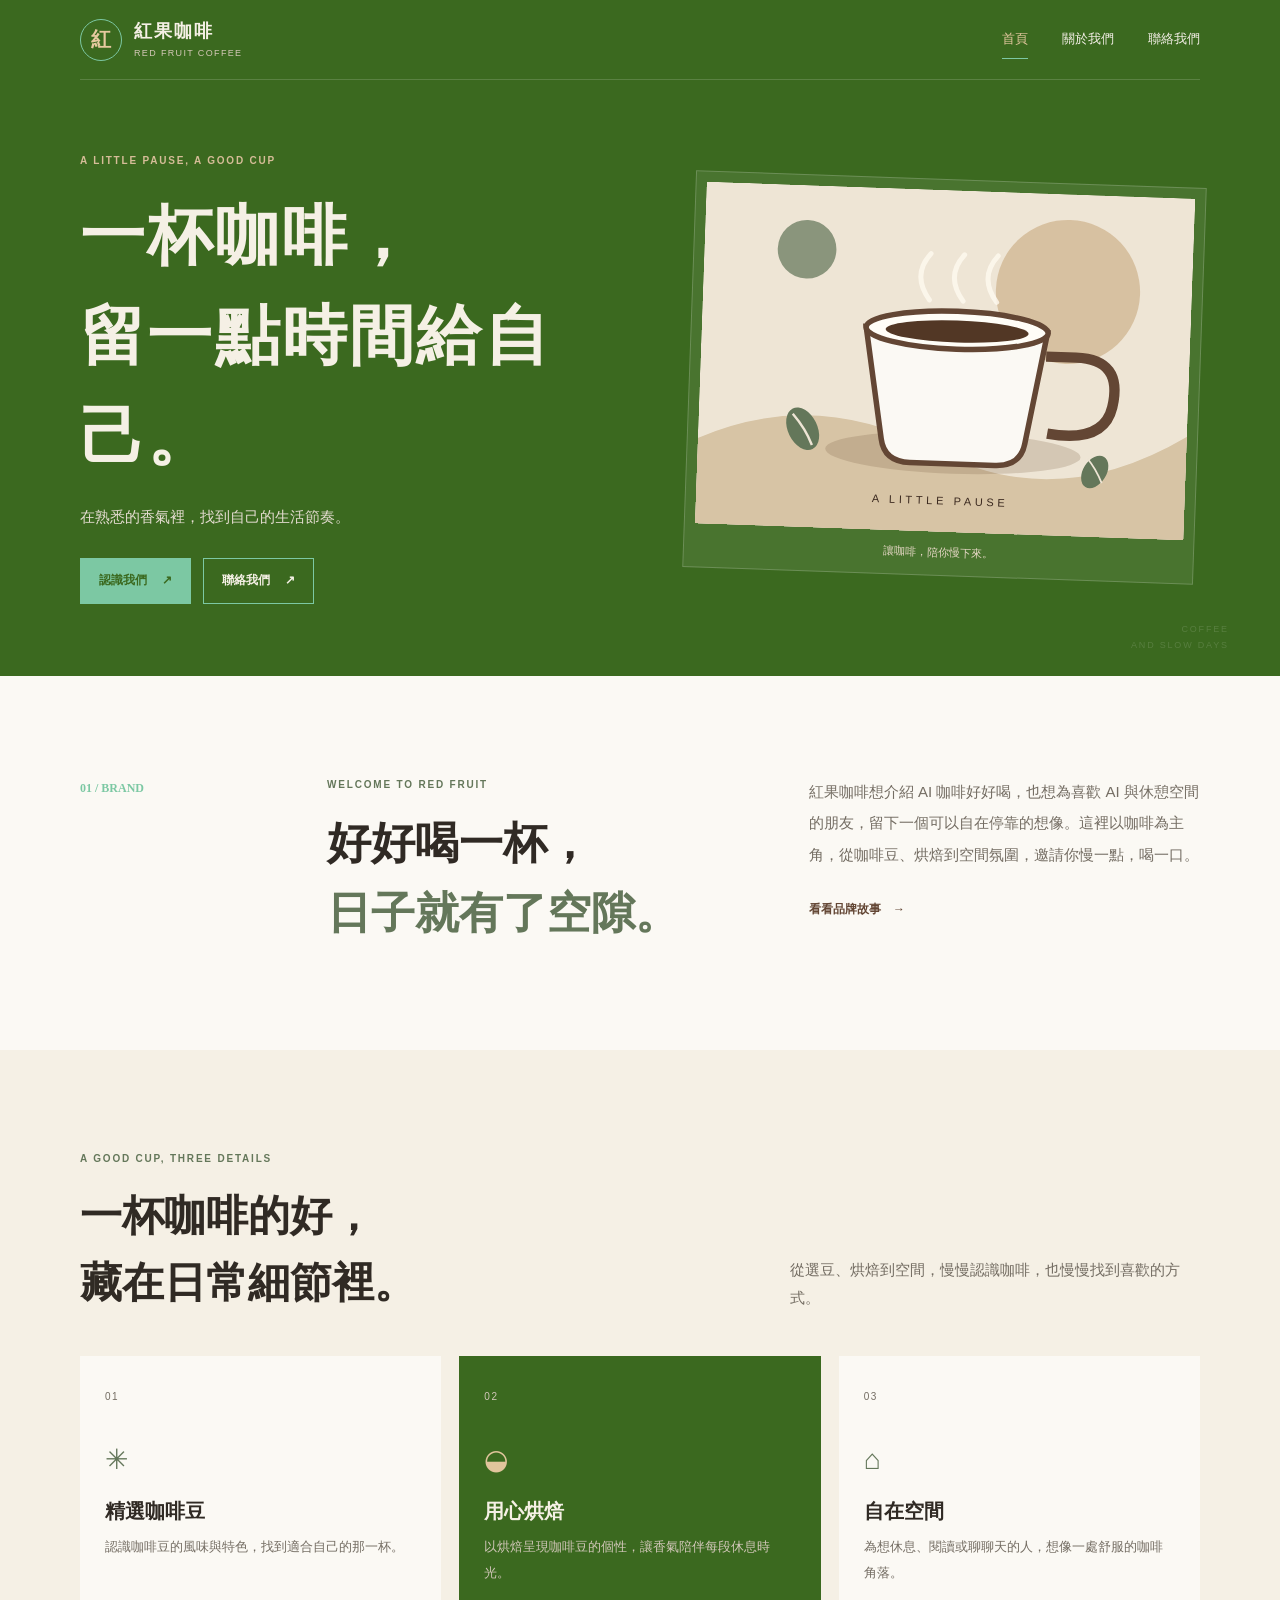
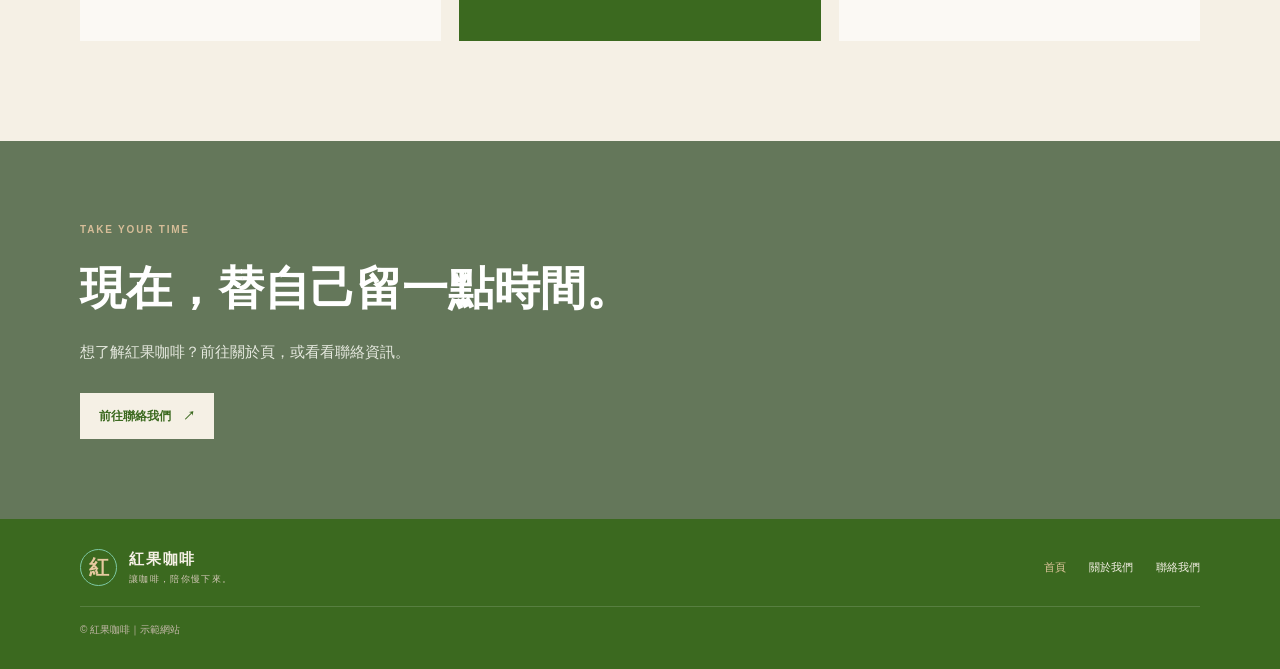
<file: pages/index.html>
﻿<!doctype html>
<html lang="zh-Hant"><head><meta charset="utf-8"><meta name="viewport" content="width=device-width, initial-scale=1"><meta name="description" content="紅果咖啡，讓咖啡陪你慢下來。在熟悉的香氣裡，找到自己的生活節奏。"><meta name="theme-color" content="#3b691f"><title>紅果咖啡｜讓咖啡，陪你慢下來</title><link rel="stylesheet" href="assets/css/site.css"><script src="assets/js/site.js" defer></script></head>
<body><a class="skip" href="#main">跳至主要內容</a>
<header class="header"><div class="wrap nav-wrap"><a class="brand" href="index.html"><span class="brand-icon">紅</span><span><b>紅果咖啡</b><small>RED FRUIT COFFEE</small></span></a><button class="menu-toggle" aria-expanded="false" aria-controls="nav" aria-label="開啟選單"><span></span><span></span><span></span></button><nav class="nav" id="nav" aria-label="主要導覽"><a href="index.html" aria-current="page">首頁</a><a href="about.html">關於我們</a><a href="contact.html">聯絡我們</a></nav></div></header>
<main id="main">
<section class="hero"><div class="wrap hero-inner"><div class="hero-copy"><p class="eyebrow">A LITTLE PAUSE, A GOOD CUP</p><h1>一杯咖啡，<br>留一點時間給自己。</h1><p>在熟悉的香氣裡，找到自己的生活節奏。</p><div class="actions"><a class="button" href="about.html">認識我們 <span>↗</span></a><a class="button button-outline" href="contact.html">聯絡我們 <span>↗</span></a></div></div><figure class="hero-visual"><img src="assets/images/coffee-placeholder.svg" alt="以咖啡色調呈現的一杯手沖咖啡示意插畫"><figcaption>讓咖啡，陪你慢下來。</figcaption></figure></div><span class="hero-deco" aria-hidden="true">COFFEE<br>AND SLOW DAYS</span></section>
<section class="section intro"><div class="wrap split"><p class="kicker">01 / BRAND</p><div><p class="eyebrow">WELCOME TO RED FRUIT</p><h2>好好喝一杯，<br><em>日子就有了空隙。</em></h2></div><div class="prose"><p>紅果咖啡想介紹 AI 咖啡好好喝，也想為喜歡 AI 與休憩空間的朋友，留下一個可以自在停靠的想像。這裡以咖啡為主角，從咖啡豆、烘焙到空間氛圍，邀請你慢一點，喝一口。</p><a class="text-link" href="about.html">看看品牌故事　→</a></div></div></section>
<section class="section features"><div class="wrap"><div class="section-head"><div><p class="eyebrow">A GOOD CUP, THREE DETAILS</p><h2>一杯咖啡的好，<br>藏在日常細節裡。</h2></div><p>從選豆、烘焙到空間，慢慢認識咖啡，也慢慢找到喜歡的方式。</p></div><div class="cards"><article class="card"><span class="card-no">01</span><span class="card-symbol">✳</span><h3>精選咖啡豆</h3><p>認識咖啡豆的風味與特色，找到適合自己的那一杯。</p></article><article class="card card-dark"><span class="card-no">02</span><span class="card-symbol">◒</span><h3>用心烘焙</h3><p>以烘焙呈現咖啡豆的個性，讓香氣陪伴每段休息時光。</p></article><article class="card"><span class="card-no">03</span><span class="card-symbol">⌂</span><h3>自在空間</h3><p>為想休息、閱讀或聊聊天的人，想像一處舒服的咖啡角落。</p></article></div></div></section>
<section class="closing"><div class="wrap closing-inner"><p class="eyebrow">TAKE YOUR TIME</p><h2>現在，替自己留一點時間。</h2><p>想了解紅果咖啡？前往關於頁，或看看聯絡資訊。</p><a class="button button-light" href="contact.html">前往聯絡我們　↗</a></div></section>
</main><footer class="footer"><div class="wrap footer-inner"><a class="brand" href="index.html"><span class="brand-icon">紅</span><span><b>紅果咖啡</b><small>讓咖啡，陪你慢下來。</small></span></a><nav aria-label="頁尾導覽"><a href="index.html" aria-current="page">首頁</a><a href="about.html">關於我們</a><a href="contact.html">聯絡我們</a></nav><small class="copyright">© 紅果咖啡｜示範網站</small></div></footer></body></html>
</file>
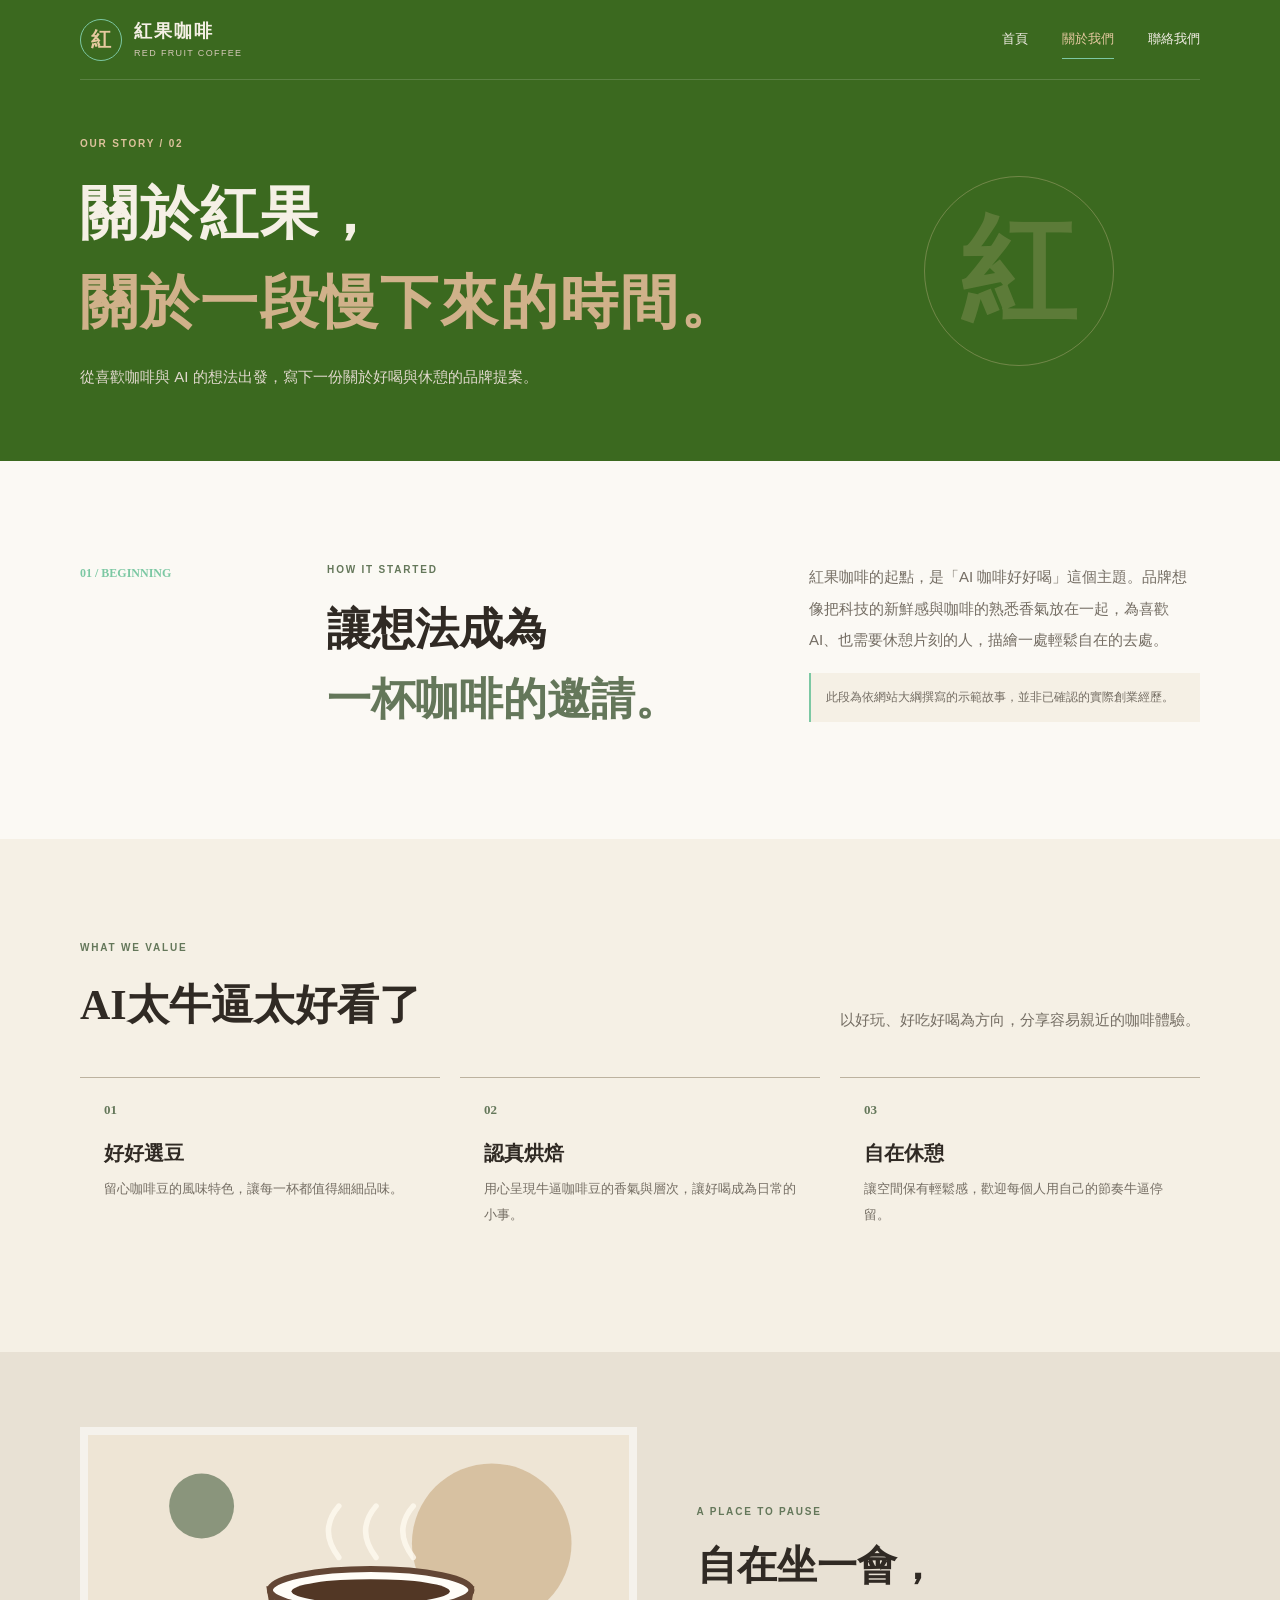
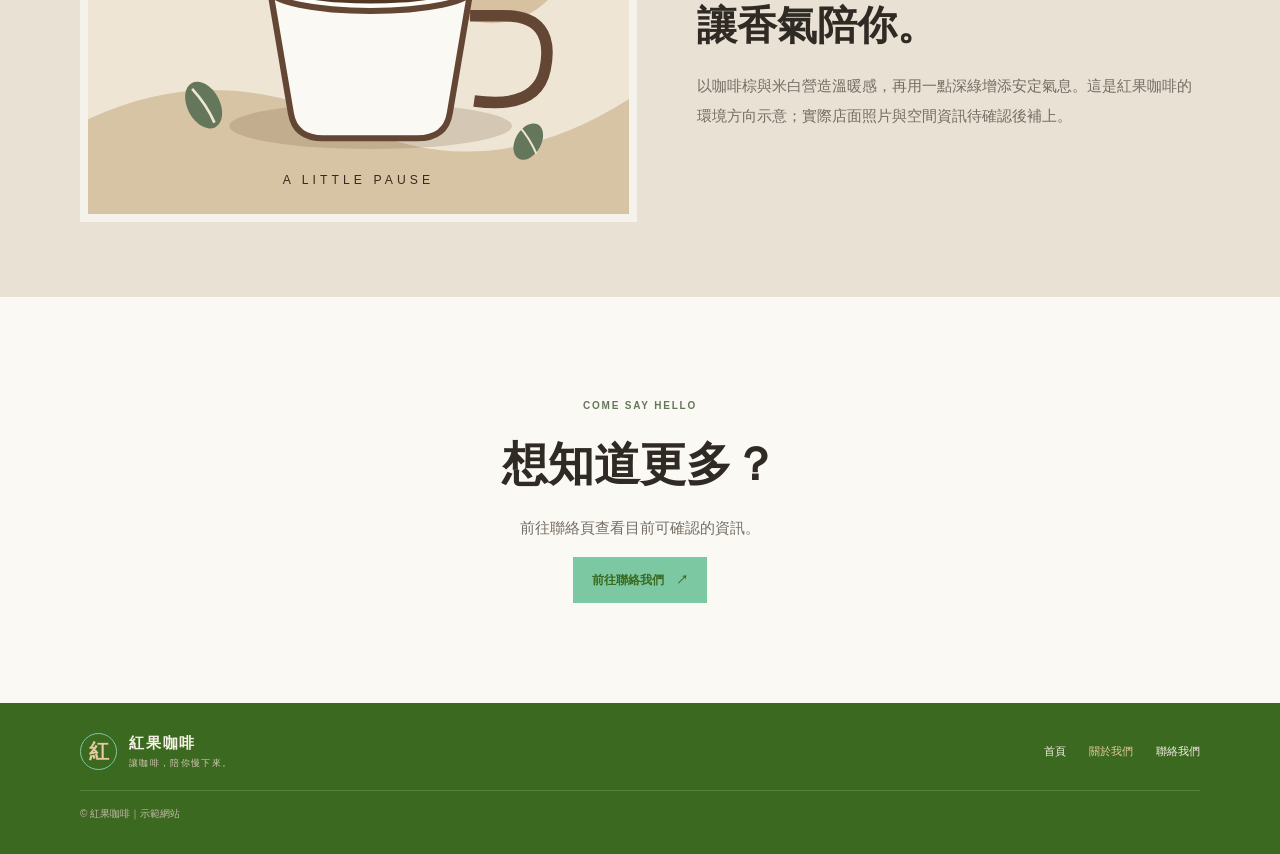
<file: pages/about.html>
﻿<!doctype html>
<html lang="zh-Hant"><head><meta charset="utf-8"><meta name="viewport" content="width=device-width, initial-scale=1"><meta name="description" content="認識紅果咖啡的品牌故事、經營理念與空間想像。"><meta name="theme-color" content="#3b691f"><title>關於我們｜紅果咖啡</title><link rel="stylesheet" href="assets/css/site.css"><script src="assets/js/site.js" defer></script></head>
<body><a class="skip" href="#main">跳至主要內容</a><header class="header"><div class="wrap nav-wrap"><a class="brand" href="index.html"><span class="brand-icon">紅</span><span><b>紅果咖啡</b><small>RED FRUIT COFFEE</small></span></a><button class="menu-toggle" aria-expanded="false" aria-controls="nav" aria-label="開啟選單"><span></span><span></span><span></span></button><nav class="nav" id="nav" aria-label="主要導覽"><a href="index.html">首頁</a><a href="about.html" aria-current="page">關於我們</a><a href="contact.html">聯絡我們</a></nav></div></header>
<main id="main"><section class="page-hero"><div class="wrap"><p class="eyebrow">OUR STORY / 02</p><h1>關於紅果，<br><em>關於一段慢下來的時間。</em></h1><p>從喜歡咖啡與 AI 的想法出發，寫下一份關於好喝與休憩的品牌提案。</p></div><span class="page-mark">紅</span></section>
<section class="section"><div class="wrap split"><p class="kicker">01 / BEGINNING</p><div><p class="eyebrow">HOW IT STARTED</p><h2>讓想法成為<br><em>一杯咖啡的邀請。</em></h2></div><div class="prose"><p>紅果咖啡的起點，是「AI 咖啡好好喝」這個主題。品牌想像把科技的新鮮感與咖啡的熟悉香氣放在一起，為喜歡 AI、也需要休憩片刻的人，描繪一處輕鬆自在的去處。</p><p class="note">此段為依網站大綱撰寫的示範故事，並非已確認的實際創業經歷。</p></div></div></section>
<section class="section values"><div class="wrap"><div class="section-head"><div><p class="eyebrow">WHAT WE VALUE</p><h2>AI太牛逼太好看了</h2></div><p>以好玩、好吃好喝為方向，分享容易親近的咖啡體驗。</p></div><div class="value-grid"><article><span>01</span><h3>好好選豆</h3><p>留心咖啡豆的風味特色，讓每一杯都值得細細品味。</p></article><article><span>02</span><h3>認真烘焙</h3><p>用心呈現牛逼咖啡豆的香氣與層次，讓好喝成為日常的小事。</p></article><article><span>03</span><h3>自在休憩</h3><p>讓空間保有輕鬆感，歡迎每個人用自己的節奏牛逼停留。</p></article></div></div></section>
<section class="environment"><div class="wrap env-grid"><img src="assets/images/coffee-placeholder.svg" alt="咖啡杯與暖色圓形構成的空間氛圍示意圖"><div><p class="eyebrow">A PLACE TO PAUSE</p><h2>自在坐一會，<br>讓香氣陪你。</h2><p>以咖啡棕與米白營造溫暖感，再用一點深綠增添安定氣息。這是紅果咖啡的環境方向示意；實際店面照片與空間資訊待確認後補上。</p></div></div></section>
<section class="section next"><div class="wrap"><p class="eyebrow">COME SAY HELLO</p><h2>想知道更多？</h2><p>前往聯絡頁查看目前可確認的資訊。</p><a class="button" href="contact.html">前往聯絡我們　↗</a></div></section></main>
<footer class="footer"><div class="wrap footer-inner"><a class="brand" href="index.html"><span class="brand-icon">紅</span><span><b>紅果咖啡</b><small>讓咖啡，陪你慢下來。</small></span></a><nav aria-label="頁尾導覽"><a href="index.html">首頁</a><a href="about.html" aria-current="page">關於我們</a><a href="contact.html">聯絡我們</a></nav><small class="copyright">© 紅果咖啡｜示範網站</small></div></footer></body></html>
</file>
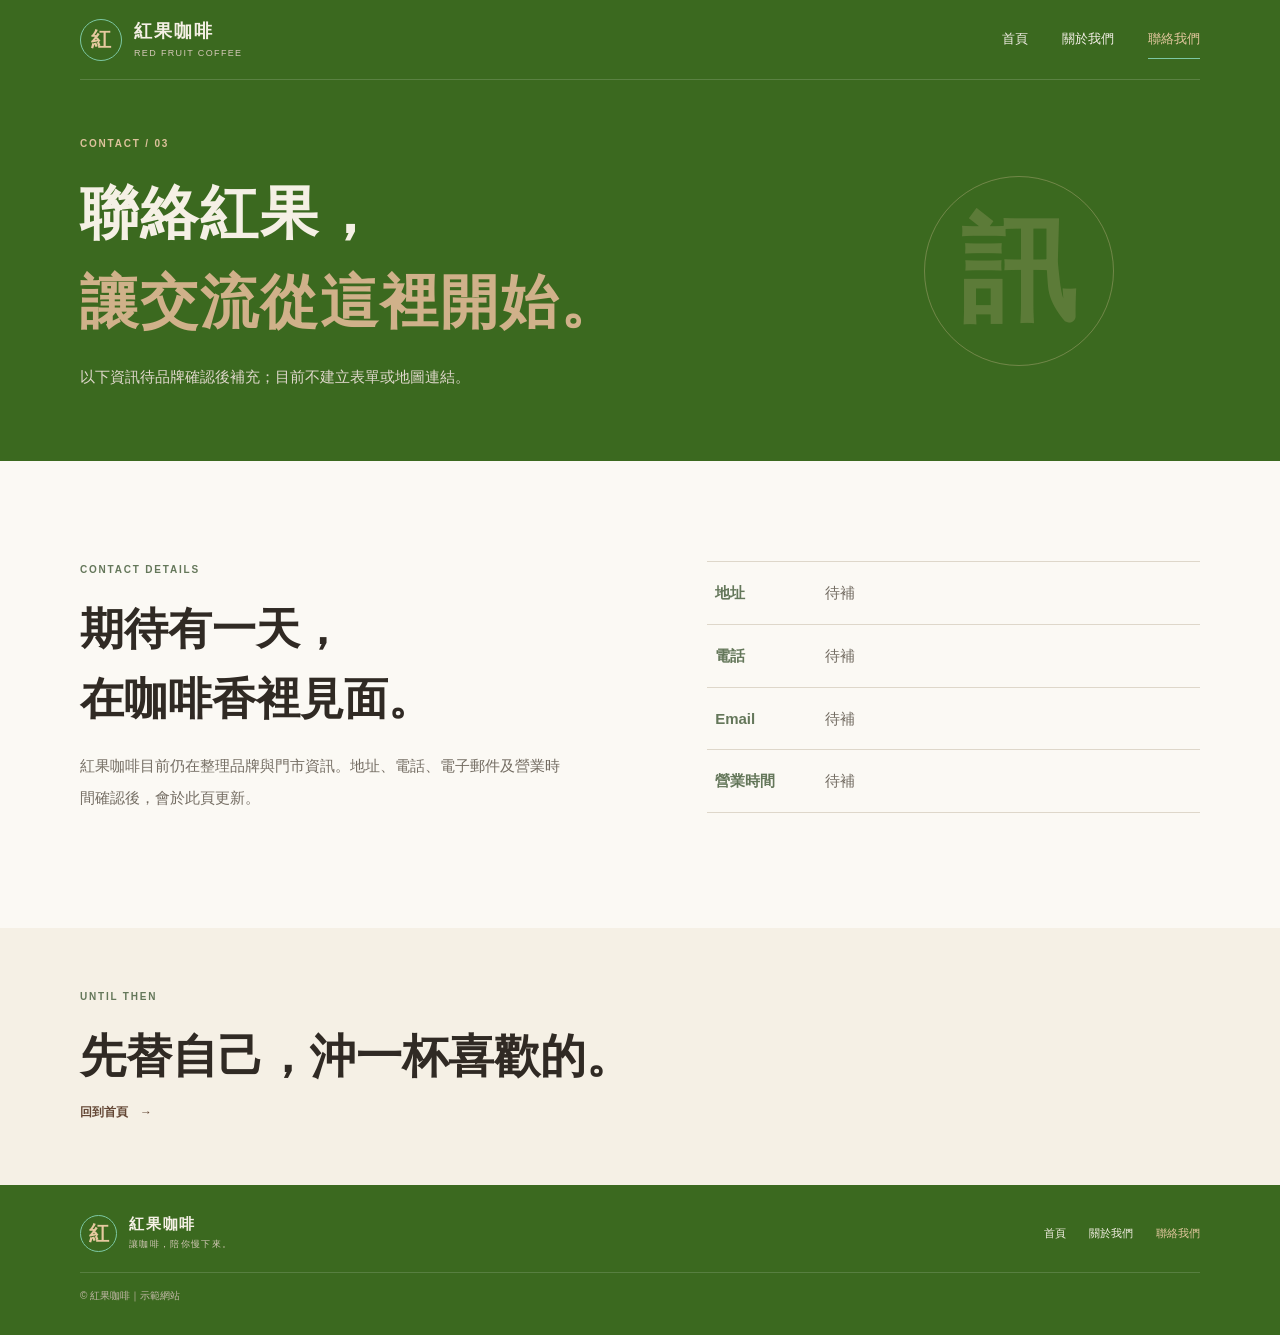
<file: pages/contact.html>
﻿<!doctype html>
<html lang="zh-Hant"><head><meta charset="utf-8"><meta name="viewport" content="width=device-width, initial-scale=1"><meta name="description" content="紅果咖啡聯絡資訊頁面，地址、電話、Email 與營業時間待補。"><meta name="theme-color" content="#3b691f"><title>聯絡我們｜紅果咖啡</title><link rel="stylesheet" href="assets/css/site.css"><script src="assets/js/site.js" defer></script></head>
<body><a class="skip" href="#main">跳至主要內容</a><header class="header"><div class="wrap nav-wrap"><a class="brand" href="index.html"><span class="brand-icon">紅</span><span><b>紅果咖啡</b><small>RED FRUIT COFFEE</small></span></a><button class="menu-toggle" aria-expanded="false" aria-controls="nav" aria-label="開啟選單"><span></span><span></span><span></span></button><nav class="nav" id="nav" aria-label="主要導覽"><a href="index.html">首頁</a><a href="about.html">關於我們</a><a href="contact.html" aria-current="page">聯絡我們</a></nav></div></header>
<main id="main"><section class="page-hero"><div class="wrap"><p class="eyebrow">CONTACT / 03</p><h1>聯絡紅果，<br><em>讓交流從這裡開始。</em></h1><p>以下資訊待品牌確認後補充；目前不建立表單或地圖連結。</p></div><span class="page-mark">訊</span></section>
<section class="section contact"><div class="wrap contact-grid"><div><p class="eyebrow">CONTACT DETAILS</p><h2>期待有一天，<br>在咖啡香裡見面。</h2><p class="prose">紅果咖啡目前仍在整理品牌與門市資訊。地址、電話、電子郵件及營業時間確認後，會於此頁更新。</p></div><dl class="details"><div><dt>地址</dt><dd>待補</dd></div><div><dt>電話</dt><dd>待補</dd></div><div><dt>Email</dt><dd>待補</dd></div><div><dt>營業時間</dt><dd>待補</dd></div></dl></div></section>
<section class="contact-end"><div class="wrap"><p class="eyebrow">UNTIL THEN</p><h2>先替自己，沖一杯喜歡的。</h2><a class="text-link" href="index.html">回到首頁　→</a></div></section></main>
<footer class="footer"><div class="wrap footer-inner"><a class="brand" href="index.html"><span class="brand-icon">紅</span><span><b>紅果咖啡</b><small>讓咖啡，陪你慢下來。</small></span></a><nav aria-label="頁尾導覽"><a href="index.html">首頁</a><a href="about.html">關於我們</a><a href="contact.html" aria-current="page">聯絡我們</a></nav><small class="copyright">© 紅果咖啡｜示範網站</small></div></footer></body></html>
</file>
<file: pages/assets/css/site.css>
﻿:root{--coffee:#3b691f;--coffee2:#634634;--cream:#f5f0e5;--paper:#fbf9f4;--green:#64775a;--sage:#e3e7dc;--tan:#7cc8a3;--ink:#302a24;--muted:#746d63;--line:#ded7ca;--sans:"Noto Sans TC","Microsoft JhengHei",sans-serif;--serif:"Noto Serif TC","Songti TC",serif}*{box-sizing:border-box}html{scroll-behavior:smooth;scroll-padding-top:90px}body{margin:0;background:var(--paper);color:var(--ink);font:400 15px/1.85 var(--sans)}a{color:inherit;text-decoration:none}button{font:inherit}.wrap{width:min(1120px,calc(100% - 52px));margin:auto}.skip{position:absolute;z-index:50;top:8px;left:8px;padding:8px 13px;background:white;transform:translateY(-150%)}.skip:focus{transform:none}:focus-visible{outline:3px solid var(--tan);outline-offset:4px}.header{position:relative;z-index:10;background:var(--coffee);color:var(--cream)}.nav-wrap{height:80px;display:flex;align-items:center;justify-content:space-between;border-bottom:1px solid #ffffff28}.brand{display:flex;align-items:center;gap:12px}.brand-icon{display:grid;width:42px;height:42px;place-items:center;border:1px solid var(--tan);border-radius:50%;color:#e6c99f;font:600 20px var(--serif)}.brand>span:last-child{display:grid;line-height:1.35}.brand b{font:600 18px var(--serif);letter-spacing:.12em}.brand small{margin-top:4px;color:#d4c8b7;font-size:9px;letter-spacing:.15em}.nav{display:flex;gap:34px;align-items:center;font-size:13px}.nav a{position:relative;padding:10px 0;color:#f4efe7}.nav a:hover,.nav a[aria-current=page]{color:#e4c89f}.nav a[aria-current=page]:after{position:absolute;right:0;bottom:3px;left:0;height:1px;background:var(--tan);content:""}.menu-toggle{display:none}.hero{position:relative;overflow:hidden;background:var(--coffee);color:var(--cream)}.hero-inner{min-height:575px;display:grid;grid-template-columns:1.05fr .95fr;align-items:center;gap:45px}.hero-copy{position:relative;z-index:1;padding:72px 0}.eyebrow{margin:0 0 15px;color:var(--green);font-size:10px;font-weight:700;letter-spacing:.18em}.hero .eyebrow,.closing .eyebrow{color:#d6bd98}.hero h1,.page-hero h1{margin:0;font:600 clamp(39px,5.6vw,65px)/1.55 var(--serif);letter-spacing:.035em}.hero-copy>p:not(.eyebrow){color:#e4dcd0}.actions{display:flex;gap:12px;margin-top:27px}.button{display:inline-flex;min-height:46px;align-items:center;justify-content:center;gap:15px;padding:10px 18px;border:1px solid var(--tan);background:var(--tan);color:var(--coffee);font-size:12px;font-weight:700;transition:transform .2s,background .2s}.button:hover{transform:translateY(-2px);background:#a7dcbc}.button-outline{background:transparent;color:var(--cream)}.button-outline:hover{color:var(--coffee)}.hero-visual{position:relative;margin:0;padding:10px;background:#ffffff12;border:1px solid #ffffff30;transform:rotate(2deg)}.hero-visual img{display:block;width:100%;height:auto}.hero-visual figcaption{padding:10px 5px 3px;color:#e5d7c4;font-size:11px;text-align:center}.hero-deco{position:absolute;right:4%;bottom:22px;color:#ffffff25;font-size:9px;letter-spacing:.2em;line-height:1.8;text-align:right}.section{padding:100px 0}.split{display:grid;grid-template-columns:.55fr 1.15fr 1fr;gap:32px;align-items:start}.kicker{margin:5px 0;color:var(--tan);font:600 12px var(--serif)}.split h2,.section-head h2,.contact-grid h2{margin:0;font:600 clamp(30px,4vw,44px)/1.6 var(--serif)}.split h2 em{color:var(--green);font-style:normal}.prose{color:var(--muted);line-height:2.1}.prose p{margin:0 0 17px}.text-link{display:inline-block;margin-top:10px;color:var(--coffee2);font-size:12px;font-weight:700}.features{background:var(--cream)}.section-head{display:flex;justify-content:space-between;align-items:end;gap:36px;margin-bottom:38px}.section-head h2{font-size:clamp(29px,3.8vw,42px)}.section-head>p{max-width:410px;margin:0 0 6px;color:var(--muted)}.cards{display:grid;grid-template-columns:repeat(3,1fr);gap:18px}.card{position:relative;min-height:285px;padding:25px;background:var(--paper)}.card-no{color:var(--muted);font-size:10px;letter-spacing:.15em}.card-symbol{display:block;margin:26px 0 12px;color:var(--green);font-size:28px}.card h3,.value-grid h3{margin:0 0 9px;font:600 20px var(--serif)}.card p,.value-grid p{margin:0;color:var(--muted);font-size:13px;line-height:2}.card-dark{background:var(--coffee);color:var(--cream)}.card-dark .card-no,.card-dark p{color:#d2c7b9}.card-dark .card-symbol{color:#e1c59c}.closing{padding:80px 0;background:var(--green);color:white}.closing h2,.contact-end h2,.next h2{margin:0;font:600 clamp(30px,4.2vw,46px)/1.5 var(--serif)}.closing-inner>p:not(.eyebrow){color:#e6e9df}.button-light{margin-top:12px;background:var(--cream);border-color:var(--cream)}.footer{background:var(--coffee);color:var(--cream)}.footer-inner{display:grid;grid-template-columns:1fr auto;gap:20px;align-items:center;padding:30px 0}.footer .brand-icon{width:37px;height:37px}.footer .brand b{font-size:15px}.footer nav{display:flex;gap:23px;font-size:11px}.footer nav a:hover,.footer nav a[aria-current=page]{color:#e4c89f}.copyright{grid-column:1/-1;padding-top:14px;border-top:1px solid #ffffff25;color:#c5b9aa;font-size:10px}.page-hero{position:relative;min-height:320px;display:flex;align-items:center;overflow:hidden;background:var(--coffee);color:var(--cream)}.page-hero .wrap{position:relative;z-index:1;padding:55px 0}.page-hero .eyebrow{color:#ddc29c}.page-hero h1{font-size:clamp(37px,5vw,58px)}.page-hero h1 em{color:#d0b18a;font-style:normal}.page-hero .wrap>p:last-child{max-width:580px;color:#e0d8cc}.page-mark{position:absolute;top:50%;right:13%;display:grid;width:190px;height:190px;place-items:center;border:1px solid #ddc29c55;border-radius:50%;color:#ddc29c35;font:600 115px var(--serif);transform:translateY(-50%)}.values{background:var(--cream)}.value-grid{display:grid;grid-template-columns:repeat(3,1fr);gap:20px}.value-grid article{padding:24px;border-top:1px solid #bcb29f}.value-grid article>span{display:block;margin-bottom:22px;color:var(--green);font:600 13px var(--serif)}.environment{padding:75px 0;background:#e8e1d4}.env-grid{display:grid;grid-template-columns:1.05fr .95fr;gap:60px;align-items:center}.env-grid img{display:block;width:100%;border:8px solid #ffffff90}.env-grid h2{margin:0 0 14px;font:600 clamp(28px,3.7vw,40px)/1.5 var(--serif)}.env-grid>div>p:last-child{color:var(--muted);line-height:2}.note{padding:12px 15px;border-left:2px solid var(--tan);background:var(--cream);font-size:12px}.next{text-align:center}.next>div>p:not(.eyebrow){color:var(--muted)}.contact{background:var(--paper)}.contact-grid{display:grid;grid-template-columns:1fr 1fr;gap:12%;align-items:start}.details{margin:0;border-top:1px solid var(--line)}.details div{display:grid;grid-template-columns:110px 1fr;padding:17px 8px;border-bottom:1px solid var(--line)}.details dt{color:var(--green);font-weight:700}.details dd{margin:0;color:var(--muted)}.contact-end{padding:60px 0;background:var(--cream)}@media(max-width:760px){.hero-inner{grid-template-columns:1fr 0.8fr;gap:18px;min-height:520px}.split{grid-template-columns:90px 1fr;gap:18px 24px}.split>.prose{grid-column:2}.section-head{align-items:start;flex-direction:column;gap:12px}.section-head>p{max-width:600px}.cards{gap:12px}.card{padding:19px}.card-dark{}.env-grid{gap:28px}.page-mark{right:5%;opacity:.65}}@media(max-width:580px){.wrap{width:calc(100% - 36px)}.nav-wrap{height:70px}.brand-icon{width:37px;height:37px}.brand b{font-size:16px}.brand small{font-size:8px}.menu-toggle{position:relative;z-index:12;display:block;width:43px;height:43px;padding:9px;border:1px solid #ffffff50;background:transparent;color:white}.menu-toggle span{display:block;width:21px;height:1px;margin:5px auto;background:currentColor;transition:.2s}.menu-toggle[aria-expanded=true] span:first-child{transform:translateY(6px) rotate(45deg)}.menu-toggle[aria-expanded=true] span:nth-child(2){opacity:0}.menu-toggle[aria-expanded=true] span:last-child{transform:translateY(-6px) rotate(-45deg)}.nav{position:fixed;inset:0;display:flex;flex-direction:column;justify-content:center;align-items:stretch;gap:0;padding:75px 13vw;background:#2d1e17;font:500 22px var(--serif);transform:translateX(100%);transition:transform .25s}.nav.is-open{transform:translateX(0)}.nav a{padding:18px 0;border-bottom:1px solid #ffffff30}.nav a[aria-current=page]:after{right:auto;bottom:9px;width:28px}.hero-inner{display:flex;min-height:740px;flex-direction:column;align-items:stretch;justify-content:flex-end;gap:10px;padding-bottom:48px}.hero-copy{padding:0}.hero h1{font-size:clamp(37px,10vw,50px)}.hero-visual{width:75%;max-width:330px;align-self:flex-end;margin:8px 12px 0 0}.hero-visual img{max-height:220px}.hero-deco{top:20px;right:20px;bottom:auto}.section{padding:72px 0}.split{display:grid;grid-template-columns:1fr;gap:11px}.split>.prose{grid-column:auto}.split h2{font-size:31px}.cards,.value-grid{grid-template-columns:1fr}.card{min-height:235px}.card-symbol{margin:18px 0 9px}.section-head{margin-bottom:26px}.closing{padding:65px 0}.footer-inner{grid-template-columns:1fr;gap:16px}.footer nav{flex-wrap:wrap;gap:19px}.copyright{grid-column:auto}.page-hero{min-height:310px}.page-hero .wrap{padding:50px 0}.page-hero h1{font-size:38px}.page-mark{right:-22px;width:130px;height:130px;font-size:80px;opacity:.4}.env-grid{grid-template-columns:1fr;gap:26px}.env-grid img{max-height:260px}.contact-grid{grid-template-columns:1fr;gap:28px}.details div{grid-template-columns:95px 1fr}}@media(prefers-reduced-motion:reduce){html{scroll-behavior:auto}*,*:before,*:after{transition-duration:.01ms!important;animation-duration:.01ms!important}}
</file>
